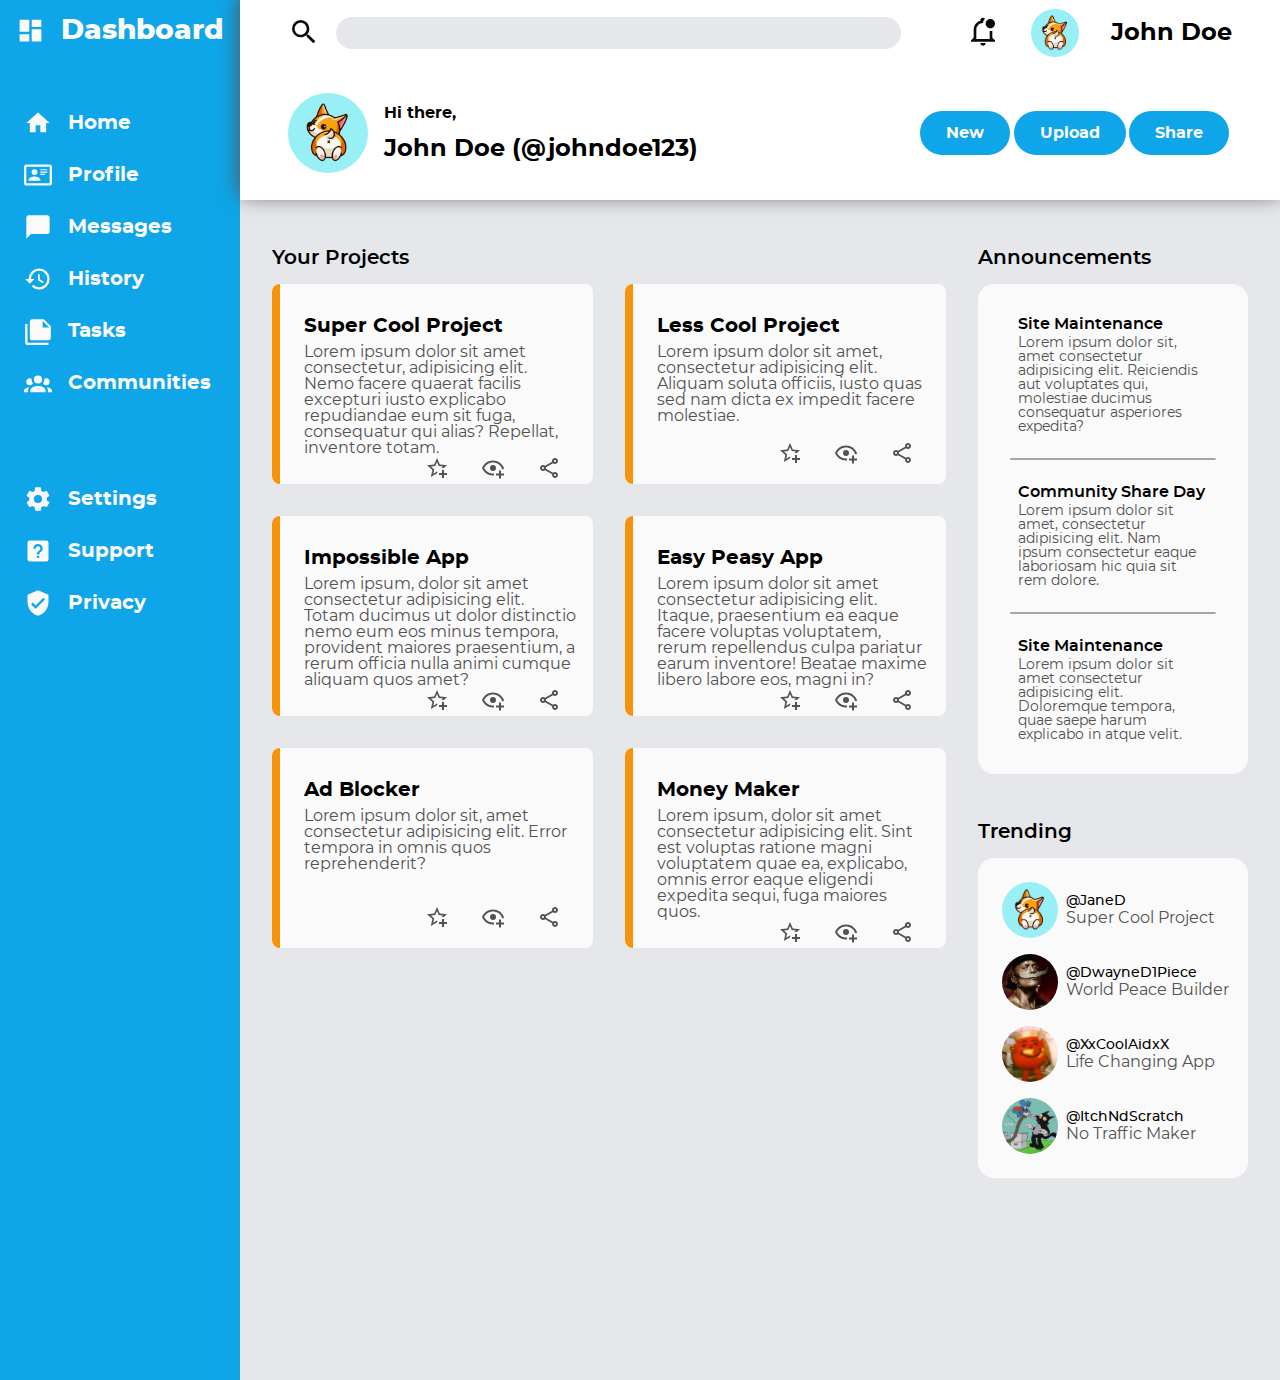
<file: index.html>
<!DOCTYPE html>
<html lang="en">
  <head>
    <meta charset="UTF-8" />
    <meta name="viewport" content="width=device-width, initial-scale=1.0" />
    <link rel="stylesheet" href="style.css" />
    <title>Document</title>
  </head>
  <body>
    <header>
      <div class="search-container">
        <label for="searchbar"
          ><svg xmlns="http://www.w3.org/2000/svg" viewBox="0 0 24 24"><path d="M9.5,3A6.5,6.5 0 0,1 16,9.5C16,11.11 15.41,12.59 14.44,13.73L14.71,14H15.5L20.5,19L19,20.5L14,15.5V14.71L13.73,14.44C12.59,15.41 11.11,16 9.5,16A6.5,6.5 0 0,1 3,9.5A6.5,6.5 0 0,1 9.5,3M9.5,5C7,5 5,7 5,9.5C5,12 7,14 9.5,14C12,14 14,12 14,9.5C14,7 12,5 9.5,5Z" /></svg></label
        ><input type="search" name="searchbar" id="searchbar" />
      </div>
      <div class="account-container">
        <a href=""
          >
          <svg xmlns="http://www.w3.org/2000/svg" viewBox="0 0 24 24"><path d="M19 17V11.8C18.5 11.9 18 12 17.5 12H17V18H7V11C7 8.2 9.2 6 12 6C12.1 4.7 12.7 3.6 13.5 2.7C13.2 2.3 12.6 2 12 2C10.9 2 10 2.9 10 4V4.3C7 5.2 5 7.9 5 11V17L3 19V20H21V19L19 17M10 21C10 22.1 10.9 23 12 23S14 22.1 14 21H10M21 6.5C21 8.4 19.4 10 17.5 10S14 8.4 14 6.5 15.6 3 17.5 3 21 4.6 21 6.5" /></svg>
          </a
        ><img class="pfp-1" src="assets/img/pfp1.png" alt="Profile Picture" />
        <p>John Doe</p>
      </div>
      <div class="welcome-container">
        <img class="pfp-2" src="assets/img/pfp1.png" alt="Profile Picture" />
        <div class="welcome-text">
          <p id="greeting">Hi there,</p>
          <p id="account">John Doe (@johndoe123)</p>
        </div>
      </div>
      <div class="btns-container">
        <button type="button">New</button><button type="button">Upload</button><button type="button">Share</button>
      </div>
    </header>
    <nav class="sidebar">
      <div class="logo">
        <svg xmlns="http://www.w3.org/2000/svg" viewBox="0 0 24 24"><path d="M13,3V9H21V3M13,21H21V11H13M3,21H11V15H3M3,13H11V3H3V13Z" /></svg>
        <h1>Dashboard</h1>
      </div>

      <ul role="list" class="links-section1">
        <li id="sidebar-home">
          <a href="">
            <svg xmlns="http://www.w3.org/2000/svg" viewBox="0 0 24 24"><path d="M10,20V14H14V20H19V12H22L12,3L2,12H5V20H10Z" /></svg>
            <div>Home</div>
          </a>
        </li>
        <li id="sidebar-profile">
          <a href="">
            <svg xmlns="http://www.w3.org/2000/svg" viewBox="0 0 24 24"><path d="M22,3H2C0.91,3.04 0.04,3.91 0,5V19C0.04,20.09 0.91,20.96 2,21H22C23.09,20.96 23.96,20.09 24,19V5C23.96,3.91 23.09,3.04 22,3M22,19H2V5H22V19M14,17V15.75C14,14.09 10.66,13.25 9,13.25C7.34,13.25 4,14.09 4,15.75V17H14M9,7A2.5,2.5 0 0,0 6.5,9.5A2.5,2.5 0 0,0 9,12A2.5,2.5 0 0,0 11.5,9.5A2.5,2.5 0 0,0 9,7M14,7V8H20V7H14M14,9V10H20V9H14M14,11V12H18V11H14" /></svg>
            <div>Profile</div>
          </a>
        </li>
        <li id="sidebar-messages">
          <a href="">
            <svg xmlns="http://www.w3.org/2000/svg" viewBox="0 0 24 24"><path d="M20,2H4A2,2 0 0,0 2,4V22L6,18H20A2,2 0 0,0 22,16V4C22,2.89 21.1,2 20,2Z" /></svg>
            <div>Messages</div>
          </a>
        </li>
        <li id="sidebar-history">
          <a href="">
            <svg xmlns="http://www.w3.org/2000/svg" viewBox="0 0 24 24"><path d="M13.5,8H12V13L16.28,15.54L17,14.33L13.5,12.25V8M13,3A9,9 0 0,0 4,12H1L4.96,16.03L9,12H6A7,7 0 0,1 13,5A7,7 0 0,1 20,12A7,7 0 0,1 13,19C11.07,19 9.32,18.21 8.06,16.94L6.64,18.36C8.27,20 10.5,21 13,21A9,9 0 0,0 22,12A9,9 0 0,0 13,3" /></svg>
            <div>History</div>
          </a>
        </li>
        <li id="sidebar-tasks">
          <a href="">
            <svg xmlns="http://www.w3.org/2000/svg" viewBox="0 0 24 24"><path d="M16,9H21.5L16,3.5V9M7,2H17L23,8V18A2,2 0 0,1 21,20H7C5.89,20 5,19.1 5,18V4A2,2 0 0,1 7,2M3,6V22H21V24H3A2,2 0 0,1 1,22V6H3Z" /></svg>
            <div>Tasks</div>
          </a>
        </li>
        <li id="sidebar-communities">
          <a href="">
            <svg xmlns="http://www.w3.org/2000/svg" viewBox="0 0 24 24"><path d="M12,5.5A3.5,3.5 0 0,1 15.5,9A3.5,3.5 0 0,1 12,12.5A3.5,3.5 0 0,1 8.5,9A3.5,3.5 0 0,1 12,5.5M5,8C5.56,8 6.08,8.15 6.53,8.42C6.38,9.85 6.8,11.27 7.66,12.38C7.16,13.34 6.16,14 5,14A3,3 0 0,1 2,11A3,3 0 0,1 5,8M19,8A3,3 0 0,1 22,11A3,3 0 0,1 19,14C17.84,14 16.84,13.34 16.34,12.38C17.2,11.27 17.62,9.85 17.47,8.42C17.92,8.15 18.44,8 19,8M5.5,18.25C5.5,16.18 8.41,14.5 12,14.5C15.59,14.5 18.5,16.18 18.5,18.25V20H5.5V18.25M0,20V18.5C0,17.11 1.89,15.94 4.45,15.6C3.86,16.28 3.5,17.22 3.5,18.25V20H0M24,20H20.5V18.25C20.5,17.22 20.14,16.28 19.55,15.6C22.11,15.94 24,17.11 24,18.5V20Z" /></svg>
            <div>Communities</div>
          </a>
        </li>
      </ul>

      <ul role="list" class="links-section2">
        <li id="sidebar-settings">
          <a href="|">
            <svg xmlns="http://www.w3.org/2000/svg" viewBox="0 0 24 24"><path d="M12,15.5A3.5,3.5 0 0,1 8.5,12A3.5,3.5 0 0,1 12,8.5A3.5,3.5 0 0,1 15.5,12A3.5,3.5 0 0,1 12,15.5M19.43,12.97C19.47,12.65 19.5,12.33 19.5,12C19.5,11.67 19.47,11.34 19.43,11L21.54,9.37C21.73,9.22 21.78,8.95 21.66,8.73L19.66,5.27C19.54,5.05 19.27,4.96 19.05,5.05L16.56,6.05C16.04,5.66 15.5,5.32 14.87,5.07L14.5,2.42C14.46,2.18 14.25,2 14,2H10C9.75,2 9.54,2.18 9.5,2.42L9.13,5.07C8.5,5.32 7.96,5.66 7.44,6.05L4.95,5.05C4.73,4.96 4.46,5.05 4.34,5.27L2.34,8.73C2.21,8.95 2.27,9.22 2.46,9.37L4.57,11C4.53,11.34 4.5,11.67 4.5,12C4.5,12.33 4.53,12.65 4.57,12.97L2.46,14.63C2.27,14.78 2.21,15.05 2.34,15.27L4.34,18.73C4.46,18.95 4.73,19.03 4.95,18.95L7.44,17.94C7.96,18.34 8.5,18.68 9.13,18.93L9.5,21.58C9.54,21.82 9.75,22 10,22H14C14.25,22 14.46,21.82 14.5,21.58L14.87,18.93C15.5,18.67 16.04,18.34 16.56,17.94L19.05,18.95C19.27,19.03 19.54,18.95 19.66,18.73L21.66,15.27C21.78,15.05 21.73,14.78 21.54,14.63L19.43,12.97Z" /></svg>
            <div>Settings</div>
          </a>
        </li>
        <li id="sidebar-support">
          <a href="|">
            <svg xmlns="http://www.w3.org/2000/svg" viewBox="0 0 24 24"><path d="M11,18H13V16H11V18M12,6A4,4 0 0,0 8,10H10A2,2 0 0,1 12,8A2,2 0 0,1 14,10C14,12 11,11.75 11,15H13C13,12.75 16,12.5 16,10A4,4 0 0,0 12,6M5,3H19A2,2 0 0,1 21,5V19A2,2 0 0,1 19,21H5A2,2 0 0,1 3,19V5A2,2 0 0,1 5,3Z" /></svg>
            <div>Support</div>
          </a>
        </li>
        <li id="sidebar-privacy">
          <a href="|">
            <svg xmlns="http://www.w3.org/2000/svg" viewBox="0 0 24 24"><path d="M10,17L6,13L7.41,11.59L10,14.17L16.59,7.58L18,9M12,1L3,5V11C3,16.55 6.84,21.74 12,23C17.16,21.74 21,16.55 21,11V5L12,1Z" /></svg>
            <div>Privacy</div>
          </a>
        </li>
      </ul>
    </nav>

    <main>
      <div class="projects">
        <p class="title">Your Projects</p>
        <div class="cards">
            <div class="card">
              <a href="">
                <div class="heading-project">Super Cool Project</div>
                <div class="text-project">Lorem ipsum dolor sit amet consectetur, adipisicing elit. Nemo facere quaerat facilis excepturi iusto explicabo repudiandae eum sit fuga, consequatur qui alias? Repellat, inventore totam.</div>
              </a>
              <div class="btn-container-project">
                <button name="favourite"
                  ><svg xmlns="http://www.w3.org/2000/svg" viewBox="0 0 24 24"><path d="M5.8 21L7.4 14L2 9.2L9.2 8.6L12 2L14.8 8.6L22 9.2L18.8 12H18C17.3 12 16.6 12.1 15.9 12.4L18.1 10.5L13.7 10.1L12 6.1L10.3 10.1L5.9 10.5L9.2 13.4L8.2 17.7L12 15.4L12.5 15.7C12.3 16.2 12.1 16.8 12.1 17.3L5.8 21M17 14V17H14V19H17V22H19V19H22V17H19V14H17Z" /></svg></button><button name="track"
                  ><svg xmlns="http://www.w3.org/2000/svg" viewBox="0 0 24 24"><path d="M12,4.5C7,4.5 2.73,7.61 1,12C2.73,16.39 7,19.5 12,19.5C12.36,19.5 12.72,19.5 13.08,19.45C13.03,19.13 13,18.82 13,18.5C13,18.14 13.04,17.78 13.1,17.42C12.74,17.46 12.37,17.5 12,17.5C8.24,17.5 4.83,15.36 3.18,12C4.83,8.64 8.24,6.5 12,6.5C15.76,6.5 19.17,8.64 20.82,12C20.7,12.24 20.56,12.45 20.43,12.68C21.09,12.84 21.72,13.11 22.29,13.5C22.56,13 22.8,12.5 23,12C21.27,7.61 17,4.5 12,4.5M12,9A3,3 0 0,0 9,12A3,3 0 0,0 12,15A3,3 0 0,0 15,12A3,3 0 0,0 12,9M18,14.5V17.5H15V19.5H18V22.5H20V19.5H23V17.5H20V14.5H18Z" /></svg></button
                ><button name="share"
                  ><svg xmlns="http://www.w3.org/2000/svg" viewBox="0 0 24 24"><path d="M18 16.08C17.24 16.08 16.56 16.38 16.04 16.85L8.91 12.7C8.96 12.47 9 12.24 9 12S8.96 11.53 8.91 11.3L15.96 7.19C16.5 7.69 17.21 8 18 8C19.66 8 21 6.66 21 5S19.66 2 18 2 15 3.34 15 5C15 5.24 15.04 5.47 15.09 5.7L8.04 9.81C7.5 9.31 6.79 9 6 9C4.34 9 3 10.34 3 12S4.34 15 6 15C6.79 15 7.5 14.69 8.04 14.19L15.16 18.34C15.11 18.55 15.08 18.77 15.08 19C15.08 20.61 16.39 21.91 18 21.91S20.92 20.61 20.92 19C20.92 17.39 19.61 16.08 18 16.08M18 4C18.55 4 19 4.45 19 5S18.55 6 18 6 17 5.55 17 5 17.45 4 18 4M6 13C5.45 13 5 12.55 5 12S5.45 11 6 11 7 11.45 7 12 6.55 13 6 13M18 20C17.45 20 17 19.55 17 19S17.45 18 18 18 19 18.45 19 19 18.55 20 18 20Z" /></svg></button>
              </div>
            </div>
            <div class="card">
              <a href="">
                <div class="heading-project">Less Cool Project</div>
                <div class="text-project">Lorem ipsum dolor sit amet, consectetur adipisicing elit. Aliquam soluta officiis, iusto quas sed nam dicta ex impedit facere molestiae.</div>
              </a>
              <div class="btn-container-project">
                <button name="favourite"
                  ><svg xmlns="http://www.w3.org/2000/svg" viewBox="0 0 24 24"><path d="M5.8 21L7.4 14L2 9.2L9.2 8.6L12 2L14.8 8.6L22 9.2L18.8 12H18C17.3 12 16.6 12.1 15.9 12.4L18.1 10.5L13.7 10.1L12 6.1L10.3 10.1L5.9 10.5L9.2 13.4L8.2 17.7L12 15.4L12.5 15.7C12.3 16.2 12.1 16.8 12.1 17.3L5.8 21M17 14V17H14V19H17V22H19V19H22V17H19V14H17Z" /></svg></button><button name="track"
                  ><svg xmlns="http://www.w3.org/2000/svg" viewBox="0 0 24 24"><path d="M12,4.5C7,4.5 2.73,7.61 1,12C2.73,16.39 7,19.5 12,19.5C12.36,19.5 12.72,19.5 13.08,19.45C13.03,19.13 13,18.82 13,18.5C13,18.14 13.04,17.78 13.1,17.42C12.74,17.46 12.37,17.5 12,17.5C8.24,17.5 4.83,15.36 3.18,12C4.83,8.64 8.24,6.5 12,6.5C15.76,6.5 19.17,8.64 20.82,12C20.7,12.24 20.56,12.45 20.43,12.68C21.09,12.84 21.72,13.11 22.29,13.5C22.56,13 22.8,12.5 23,12C21.27,7.61 17,4.5 12,4.5M12,9A3,3 0 0,0 9,12A3,3 0 0,0 12,15A3,3 0 0,0 15,12A3,3 0 0,0 12,9M18,14.5V17.5H15V19.5H18V22.5H20V19.5H23V17.5H20V14.5H18Z" /></svg></button
                ><button name="share"
                  ><svg xmlns="http://www.w3.org/2000/svg" viewBox="0 0 24 24"><path d="M18 16.08C17.24 16.08 16.56 16.38 16.04 16.85L8.91 12.7C8.96 12.47 9 12.24 9 12S8.96 11.53 8.91 11.3L15.96 7.19C16.5 7.69 17.21 8 18 8C19.66 8 21 6.66 21 5S19.66 2 18 2 15 3.34 15 5C15 5.24 15.04 5.47 15.09 5.7L8.04 9.81C7.5 9.31 6.79 9 6 9C4.34 9 3 10.34 3 12S4.34 15 6 15C6.79 15 7.5 14.69 8.04 14.19L15.16 18.34C15.11 18.55 15.08 18.77 15.08 19C15.08 20.61 16.39 21.91 18 21.91S20.92 20.61 20.92 19C20.92 17.39 19.61 16.08 18 16.08M18 4C18.55 4 19 4.45 19 5S18.55 6 18 6 17 5.55 17 5 17.45 4 18 4M6 13C5.45 13 5 12.55 5 12S5.45 11 6 11 7 11.45 7 12 6.55 13 6 13M18 20C17.45 20 17 19.55 17 19S17.45 18 18 18 19 18.45 19 19 18.55 20 18 20Z" /></svg></button>
              </div>
            </div>
            <div class="card">
              <a href="">
                <div class="heading-project">Impossible App</div>
                <div class="text-project">Lorem ipsum, dolor sit amet consectetur adipisicing elit. Totam ducimus ut dolor distinctio nemo eum eos minus tempora, provident maiores praesentium, a rerum officia nulla animi cumque aliquam quos amet?</div>
              </a>
              <div class="btn-container-project">
                <button name="favourite"
                  ><svg xmlns="http://www.w3.org/2000/svg" viewBox="0 0 24 24"><path d="M5.8 21L7.4 14L2 9.2L9.2 8.6L12 2L14.8 8.6L22 9.2L18.8 12H18C17.3 12 16.6 12.1 15.9 12.4L18.1 10.5L13.7 10.1L12 6.1L10.3 10.1L5.9 10.5L9.2 13.4L8.2 17.7L12 15.4L12.5 15.7C12.3 16.2 12.1 16.8 12.1 17.3L5.8 21M17 14V17H14V19H17V22H19V19H22V17H19V14H17Z" /></svg></button><button name="track"
                  ><svg xmlns="http://www.w3.org/2000/svg" viewBox="0 0 24 24"><path d="M12,4.5C7,4.5 2.73,7.61 1,12C2.73,16.39 7,19.5 12,19.5C12.36,19.5 12.72,19.5 13.08,19.45C13.03,19.13 13,18.82 13,18.5C13,18.14 13.04,17.78 13.1,17.42C12.74,17.46 12.37,17.5 12,17.5C8.24,17.5 4.83,15.36 3.18,12C4.83,8.64 8.24,6.5 12,6.5C15.76,6.5 19.17,8.64 20.82,12C20.7,12.24 20.56,12.45 20.43,12.68C21.09,12.84 21.72,13.11 22.29,13.5C22.56,13 22.8,12.5 23,12C21.27,7.61 17,4.5 12,4.5M12,9A3,3 0 0,0 9,12A3,3 0 0,0 12,15A3,3 0 0,0 15,12A3,3 0 0,0 12,9M18,14.5V17.5H15V19.5H18V22.5H20V19.5H23V17.5H20V14.5H18Z" /></svg></button
                ><button name="share"
                  ><svg xmlns="http://www.w3.org/2000/svg" viewBox="0 0 24 24"><path d="M18 16.08C17.24 16.08 16.56 16.38 16.04 16.85L8.91 12.7C8.96 12.47 9 12.24 9 12S8.96 11.53 8.91 11.3L15.96 7.19C16.5 7.69 17.21 8 18 8C19.66 8 21 6.66 21 5S19.66 2 18 2 15 3.34 15 5C15 5.24 15.04 5.47 15.09 5.7L8.04 9.81C7.5 9.31 6.79 9 6 9C4.34 9 3 10.34 3 12S4.34 15 6 15C6.79 15 7.5 14.69 8.04 14.19L15.16 18.34C15.11 18.55 15.08 18.77 15.08 19C15.08 20.61 16.39 21.91 18 21.91S20.92 20.61 20.92 19C20.92 17.39 19.61 16.08 18 16.08M18 4C18.55 4 19 4.45 19 5S18.55 6 18 6 17 5.55 17 5 17.45 4 18 4M6 13C5.45 13 5 12.55 5 12S5.45 11 6 11 7 11.45 7 12 6.55 13 6 13M18 20C17.45 20 17 19.55 17 19S17.45 18 18 18 19 18.45 19 19 18.55 20 18 20Z" /></svg></button>
              </div>
            </div>
            <div class="card">
              <a href="">
                <div class="heading-project">Easy Peasy App</div>
                <div class="text-project">Lorem ipsum dolor sit amet consectetur adipisicing elit. Itaque, praesentium ea eaque facere voluptas voluptatem, rerum repellendus culpa pariatur earum inventore! Beatae maxime libero labore eos, magni in?</div>
              </a>
              <div class="btn-container-project">
                <button name="favourite"
                  ><svg xmlns="http://www.w3.org/2000/svg" viewBox="0 0 24 24"><path d="M5.8 21L7.4 14L2 9.2L9.2 8.6L12 2L14.8 8.6L22 9.2L18.8 12H18C17.3 12 16.6 12.1 15.9 12.4L18.1 10.5L13.7 10.1L12 6.1L10.3 10.1L5.9 10.5L9.2 13.4L8.2 17.7L12 15.4L12.5 15.7C12.3 16.2 12.1 16.8 12.1 17.3L5.8 21M17 14V17H14V19H17V22H19V19H22V17H19V14H17Z" /></svg></button><button name="track"
                  ><svg xmlns="http://www.w3.org/2000/svg" viewBox="0 0 24 24"><path d="M12,4.5C7,4.5 2.73,7.61 1,12C2.73,16.39 7,19.5 12,19.5C12.36,19.5 12.72,19.5 13.08,19.45C13.03,19.13 13,18.82 13,18.5C13,18.14 13.04,17.78 13.1,17.42C12.74,17.46 12.37,17.5 12,17.5C8.24,17.5 4.83,15.36 3.18,12C4.83,8.64 8.24,6.5 12,6.5C15.76,6.5 19.17,8.64 20.82,12C20.7,12.24 20.56,12.45 20.43,12.68C21.09,12.84 21.72,13.11 22.29,13.5C22.56,13 22.8,12.5 23,12C21.27,7.61 17,4.5 12,4.5M12,9A3,3 0 0,0 9,12A3,3 0 0,0 12,15A3,3 0 0,0 15,12A3,3 0 0,0 12,9M18,14.5V17.5H15V19.5H18V22.5H20V19.5H23V17.5H20V14.5H18Z" /></svg></button
                ><button name="share"
                  ><svg xmlns="http://www.w3.org/2000/svg" viewBox="0 0 24 24"><path d="M18 16.08C17.24 16.08 16.56 16.38 16.04 16.85L8.91 12.7C8.96 12.47 9 12.24 9 12S8.96 11.53 8.91 11.3L15.96 7.19C16.5 7.69 17.21 8 18 8C19.66 8 21 6.66 21 5S19.66 2 18 2 15 3.34 15 5C15 5.24 15.04 5.47 15.09 5.7L8.04 9.81C7.5 9.31 6.79 9 6 9C4.34 9 3 10.34 3 12S4.34 15 6 15C6.79 15 7.5 14.69 8.04 14.19L15.16 18.34C15.11 18.55 15.08 18.77 15.08 19C15.08 20.61 16.39 21.91 18 21.91S20.92 20.61 20.92 19C20.92 17.39 19.61 16.08 18 16.08M18 4C18.55 4 19 4.45 19 5S18.55 6 18 6 17 5.55 17 5 17.45 4 18 4M6 13C5.45 13 5 12.55 5 12S5.45 11 6 11 7 11.45 7 12 6.55 13 6 13M18 20C17.45 20 17 19.55 17 19S17.45 18 18 18 19 18.45 19 19 18.55 20 18 20Z" /></svg></button>
              </div>
            </div>
            <div class="card">
              <a href="">
                <div class="heading-project">Ad Blocker</div>
                <div class="text-project">Lorem ipsum dolor sit, amet consectetur adipisicing elit. Error tempora in omnis quos reprehenderit?</div>
              </a>
              <div class="btn-container-project">
                <button name="favourite"
                  ><svg xmlns="http://www.w3.org/2000/svg" viewBox="0 0 24 24"><path d="M5.8 21L7.4 14L2 9.2L9.2 8.6L12 2L14.8 8.6L22 9.2L18.8 12H18C17.3 12 16.6 12.1 15.9 12.4L18.1 10.5L13.7 10.1L12 6.1L10.3 10.1L5.9 10.5L9.2 13.4L8.2 17.7L12 15.4L12.5 15.7C12.3 16.2 12.1 16.8 12.1 17.3L5.8 21M17 14V17H14V19H17V22H19V19H22V17H19V14H17Z" /></svg></button><button name="track"
                  ><svg xmlns="http://www.w3.org/2000/svg" viewBox="0 0 24 24"><path d="M12,4.5C7,4.5 2.73,7.61 1,12C2.73,16.39 7,19.5 12,19.5C12.36,19.5 12.72,19.5 13.08,19.45C13.03,19.13 13,18.82 13,18.5C13,18.14 13.04,17.78 13.1,17.42C12.74,17.46 12.37,17.5 12,17.5C8.24,17.5 4.83,15.36 3.18,12C4.83,8.64 8.24,6.5 12,6.5C15.76,6.5 19.17,8.64 20.82,12C20.7,12.24 20.56,12.45 20.43,12.68C21.09,12.84 21.72,13.11 22.29,13.5C22.56,13 22.8,12.5 23,12C21.27,7.61 17,4.5 12,4.5M12,9A3,3 0 0,0 9,12A3,3 0 0,0 12,15A3,3 0 0,0 15,12A3,3 0 0,0 12,9M18,14.5V17.5H15V19.5H18V22.5H20V19.5H23V17.5H20V14.5H18Z" /></svg></button
                ><button name="share"
                  ><svg xmlns="http://www.w3.org/2000/svg" viewBox="0 0 24 24"><path d="M18 16.08C17.24 16.08 16.56 16.38 16.04 16.85L8.91 12.7C8.96 12.47 9 12.24 9 12S8.96 11.53 8.91 11.3L15.96 7.19C16.5 7.69 17.21 8 18 8C19.66 8 21 6.66 21 5S19.66 2 18 2 15 3.34 15 5C15 5.24 15.04 5.47 15.09 5.7L8.04 9.81C7.5 9.31 6.79 9 6 9C4.34 9 3 10.34 3 12S4.34 15 6 15C6.79 15 7.5 14.69 8.04 14.19L15.16 18.34C15.11 18.55 15.08 18.77 15.08 19C15.08 20.61 16.39 21.91 18 21.91S20.92 20.61 20.92 19C20.92 17.39 19.61 16.08 18 16.08M18 4C18.55 4 19 4.45 19 5S18.55 6 18 6 17 5.55 17 5 17.45 4 18 4M6 13C5.45 13 5 12.55 5 12S5.45 11 6 11 7 11.45 7 12 6.55 13 6 13M18 20C17.45 20 17 19.55 17 19S17.45 18 18 18 19 18.45 19 19 18.55 20 18 20Z" /></svg></button>
              </div>
            </div>
            <div class="card">
              <a href="">
                <div class="heading-project">Money Maker</div>
                <div class="text-project">Lorem ipsum, dolor sit amet consectetur adipisicing elit. Sint est voluptas ratione magni voluptatem quae ea, explicabo, omnis error eaque eligendi expedita sequi, fuga maiores quos.</div>
              </a>
              <div class="btn-container-project">
                <button name="favourite"
                  ><svg xmlns="http://www.w3.org/2000/svg" viewBox="0 0 24 24"><path d="M5.8 21L7.4 14L2 9.2L9.2 8.6L12 2L14.8 8.6L22 9.2L18.8 12H18C17.3 12 16.6 12.1 15.9 12.4L18.1 10.5L13.7 10.1L12 6.1L10.3 10.1L5.9 10.5L9.2 13.4L8.2 17.7L12 15.4L12.5 15.7C12.3 16.2 12.1 16.8 12.1 17.3L5.8 21M17 14V17H14V19H17V22H19V19H22V17H19V14H17Z" /></svg></button><button name="track"
                  ><svg xmlns="http://www.w3.org/2000/svg" viewBox="0 0 24 24"><path d="M12,4.5C7,4.5 2.73,7.61 1,12C2.73,16.39 7,19.5 12,19.5C12.36,19.5 12.72,19.5 13.08,19.45C13.03,19.13 13,18.82 13,18.5C13,18.14 13.04,17.78 13.1,17.42C12.74,17.46 12.37,17.5 12,17.5C8.24,17.5 4.83,15.36 3.18,12C4.83,8.64 8.24,6.5 12,6.5C15.76,6.5 19.17,8.64 20.82,12C20.7,12.24 20.56,12.45 20.43,12.68C21.09,12.84 21.72,13.11 22.29,13.5C22.56,13 22.8,12.5 23,12C21.27,7.61 17,4.5 12,4.5M12,9A3,3 0 0,0 9,12A3,3 0 0,0 12,15A3,3 0 0,0 15,12A3,3 0 0,0 12,9M18,14.5V17.5H15V19.5H18V22.5H20V19.5H23V17.5H20V14.5H18Z" /></svg></button
                ><button name="share"
                  ><svg xmlns="http://www.w3.org/2000/svg" viewBox="0 0 24 24"><path d="M18 16.08C17.24 16.08 16.56 16.38 16.04 16.85L8.91 12.7C8.96 12.47 9 12.24 9 12S8.96 11.53 8.91 11.3L15.96 7.19C16.5 7.69 17.21 8 18 8C19.66 8 21 6.66 21 5S19.66 2 18 2 15 3.34 15 5C15 5.24 15.04 5.47 15.09 5.7L8.04 9.81C7.5 9.31 6.79 9 6 9C4.34 9 3 10.34 3 12S4.34 15 6 15C6.79 15 7.5 14.69 8.04 14.19L15.16 18.34C15.11 18.55 15.08 18.77 15.08 19C15.08 20.61 16.39 21.91 18 21.91S20.92 20.61 20.92 19C20.92 17.39 19.61 16.08 18 16.08M18 4C18.55 4 19 4.45 19 5S18.55 6 18 6 17 5.55 17 5 17.45 4 18 4M6 13C5.45 13 5 12.55 5 12S5.45 11 6 11 7 11.45 7 12 6.55 13 6 13M18 20C17.45 20 17 19.55 17 19S17.45 18 18 18 19 18.45 19 19 18.55 20 18 20Z" /></svg></button>
              </div>
            </div>
        </div>
      </div>
      <div class="announcements">
        <p class="title">Announcements</p>
        <div class="cards-announce">
          <div class="announcement">
            <p class="heading-announcement">Site Maintenance</p>
            <p class="text-announcement">
              Lorem ipsum dolor sit, amet consectetur adipisicing elit. Reiciendis aut voluptates qui, molestiae ducimus consequatur asperiores expedita?
            </p>
          </div>
          <svg class="break"><rect width="100%" height="100%"></svg>
          <div class="announcement">
            <p class="heading-announcement">Community Share Day</p>
            <p class="text-announcement">
              Lorem ipsum dolor sit amet, consectetur adipisicing elit. Nam ipsum consectetur eaque laboriosam hic quia sit rem dolore.
            </p>
          </div>
          <svg class="break"><rect width="100%" height="100%"></svg>
          <div class="announcement">
            <p class="heading-announcement">Site Maintenance</p>
            <p class="text-announcement">
              Lorem ipsum dolor sit amet consectetur adipisicing elit. Doloremque tempora, quae saepe harum explicabo in atque velit.
            </p>
          </div>
        </div>
      </div>
      <div class="trending">
        <p class="title">Trending</p>
        <div class="trend-cards">
          <div class="trend">
            <img class="pfp-3" src="assets/img/pfp1.png" alt="Profile Picture" />
            <p class="trend-tag">@JaneD</p>
            <p class="trend-project">Super Cool Project</p>
          </div>
          <div class="trend">
            <img class="pfp-3" src="assets/img/pfp2.png" alt="Profile Picture" />
            <p class="trend-tag">@DwayneD1Piece</p>
            <p class="trend-project">World Peace Builder</p>
          </div>
          <div class="trend">
            <img class="pfp-3" src="assets/img/pfp3.png" alt="Profile Picture" />
            <p class="trend-tag">@XxCoolAidxX</p>
            <p class="trend-project">Life Changing App</p>
          </div>
          <div class="trend">
            <img class="pfp-3" src="assets/img/pfp4.png" alt="Profile Picture" />
            <p class="trend-tag">@ItchNdScratch</p>
            <p class="trend-project">No Traffic Maker</p>
          </div>
        </div>
      </div>
    </main>
  </body>
</html>
</file>
<file: style.css>
/*! RESET !*/

/* Box sizing rules */
*,
*::before,
*::after {
  box-sizing: border-box;
}

/* Remove default margin */
* {
  margin: 0;
  padding: 0;
  font: inherit;
}

/* Remove list styles on ul, ol elements with a list role, which suggests default styling will be removed */
ul[role="list"],
ol[role="list"] {
  list-style: none;
}

/* Set core root defaults */
html:focus-within {
  scroll-behavior: smooth;
}

/* Set core body defaults */
html,
body {
  height: 100%;
}

/* A elements that don't have a class get default styles */
a:not([class]) {
  text-decoration-skip-ink: auto;
}

/* Make images easier to work with */
img,
picture {
  max-width: 100%;
  display: block;
}

/* Inherit fonts for inputs and buttons */
input,
button,
textarea,
select {
  font: inherit;
}

/* Remove all animations, transitions and smooth scroll for people that prefer not to see them */
@media (prefers-reduced-motion: reduce) {
  html:focus-within {
    scroll-behavior: auto;
  }

  *,
  *::before,
  *::after {
    animation-duration: 0.01ms !important;
    animation-iteration-count: 1 !important;
    transition-duration: 0.01ms !important;
    scroll-behavior: auto !important;
  }
}

/*! FONTS !*/

/* Generated by Font Squirrel (https://www.fontsquirrel.com) on September 18, 2023 */

@font-face {
  font-family: "Monterrat";
  src: url("./assets/fonts/Monterrat-Webkit/montserrat-black-webfont.woff2")
      format("woff2"),
    url("./assets/fonts/Monterrat-Webkit/montserrat-black-webfont.woff")
      format("woff");
  font-weight: 900;
  font-style: normal;
}

@font-face {
  font-family: "Monterrat";
  src: url("./assets/fonts/Monterrat-Webkit/montserrat-blackitalic-webfont.woff2")
      format("woff2"),
    url("./assets/fonts/Monterrat-Webkit/montserrat-blackitalic-webfont.woff")
      format("woff");
  font-weight: 900;
  font-style: italic;
}

@font-face {
  font-family: "Monterrat";
  src: url("./assets/fonts/Monterrat-Webkit/montserrat-extrabold-webfont.woff2")
      format("woff2"),
    url("./assets/fonts/Monterrat-Webkit/montserrat-extrabold-webfont.woff")
      format("woff");
  font-weight: 800;
  font-style: normal;
}

@font-face {
  font-family: "Monterrat";
  src: url("./assets/fonts/Monterrat-Webkit/montserrat-extrabolditalic-webfont.woff2")
      format("woff2"),
    url("./assets/fonts/Monterrat-Webkit/montserrat-extrabolditalic-webfont.woff")
      format("woff");
  font-weight: 800;
  font-style: italic;
}

@font-face {
  font-family: "Monterrat";
  src: url("./assets/fonts/Monterrat-Webkit/montserrat-bold-webfont.woff2")
      format("woff2"),
    url("./assets/fonts/Monterrat-Webkit/montserrat-bold-webfont.woff")
      format("woff");
  font-weight: 700;
  font-style: normal;
}

@font-face {
  font-family: "Monterrat";
  src: url("./assets/fonts/Monterrat-Webkit/montserrat-bolditalic-webfont.woff2")
      format("woff2"),
    url("./assets/fonts/Monterrat-Webkit/montserrat-bolditalic-webfont.woff")
      format("woff");
  font-weight: 700;
  font-style: italic;
}

@font-face {
  font-family: "Monterrat";
  src: url("./assets/fonts/Monterrat-Webkit/montserrat-semibold-webfont.woff2")
      format("woff2"),
    url("./assets/fonts/Monterrat-Webkit/montserrat-semibold-webfont.woff")
      format("woff");
  font-weight: 600;
  font-style: normal;
}

@font-face {
  font-family: "Monterrat";
  src: url("./assets/fonts/Monterrat-Webkit/montserrat-semibolditalic-webfont.woff2")
      format("woff2"),
    url("./assets/fonts/Monterrat-Webkit/montserrat-semibolditalic-webfont.woff")
      format("woff");
  font-weight: 600;
  font-style: italic;
}

@font-face {
  font-family: "Monterrat";
  src: url("./assets/fonts/Monterrat-Webkit/montserrat-medium-webfont.woff2")
      format("woff2"),
    url("./assets/fonts/Monterrat-Webkit/montserrat-medium-webfont.woff")
      format("woff");
  font-weight: 500;
  font-style: normal;
}

@font-face {
  font-family: "Monterrat";
  src: url("./assets/fonts/Monterrat-Webkit/montserrat-mediumitalic-webfont.woff2")
      format("woff2"),
    url("./assets/fonts/Monterrat-Webkit/montserrat-mediumitalic-webfont.woff")
      format("woff");
  font-weight: 500;
  font-style: italic;
}

@font-face {
  font-family: "Monterrat";
  src: url("./assets/fonts/Monterrat-Webkit/montserrat-regular-webfont.woff2")
      format("woff2"),
    url("./assets/fonts/Monterrat-Webkit/montserrat-regular-webfont.woff")
      format("woff");
  font-weight: 400;
  font-style: normal;
}

@font-face {
  font-family: "Monterrat";
  src: url("./assets/fonts/Monterrat-Webkit/montserrat-italic-webfont.woff2")
      format("woff2"),
    url("./assets/fonts/Monterrat-Webkit/montserrat-italic-webfont.woff")
      format("woff");
  font-weight: 400;
  font-style: italic;
}

@font-face {
  font-family: "Monterrat";
  src: url("./assets/fonts/Monterrat-Webkit/montserrat-light-webfont.woff2")
      format("woff2"),
    url("./assets/fonts/Monterrat-Webkit/montserrat-light-webfont.woff")
      format("woff");
  font-weight: 300;
  font-style: normal;
}

@font-face {
  font-family: "Monterrat";
  src: url("./assets/fonts/Monterrat-Webkit/montserrat-lightitalic-webfont.woff2")
      format("woff2"),
    url("./assets/fonts/Monterrat-Webkit/montserrat-lightitalic-webfont.woff")
      format("woff");
  font-weight: 300;
  font-style: italic;
}

@font-face {
  font-family: "Monterrat";
  src: url("./assets/fonts/Monterrat-Webkit/montserrat-extralight-webfont.woff2")
      format("woff2"),
    url("./assets/fonts/Monterrat-Webkit/montserrat-extralight-webfont.woff")
      format("woff");
  font-weight: 200;
  font-style: normal;
}

@font-face {
  font-family: "Monterrat";
  src: url("./assets/fonts/Monterrat-Webkit/montserrat-extralightitalic-webfont.woff2")
      format("woff2"),
    url("./assets/fonts/Monterrat-Webkit/montserrat-extralightitalic-webfont.woff")
      format("woff");
  font-weight: 200;
  font-style: italic;
}

@font-face {
  font-family: "Monterrat";
  src: url("./assets/fonts/Monterrat-Webkit/montserrat-thin-webfont.woff2")
      format("woff2"),
    url("./assets/fonts/Monterrat-Webkit/montserrat-thin-webfont.woff")
      format("woff");
  font-weight: 100;
  font-style: normal;
}

@font-face {
  font-family: "Monterrat";
  src: url("./assets/fonts/Monterrat-Webkit/montserrat-thinitalic-webfont.woff2")
      format("woff2"),
    url("./assets/fonts/Monterrat-Webkit/montserrat-thinitalic-webfont.woff")
      format("woff");
  font-weight: 100;
  font-style: italic;
}

/*! MAIN !*/
h1:hover,
h2:hover,
h3:hover,
p:hover {
  cursor: default;
}

:root {
  --clr-primary-500: #0ea5e9;
  --clr-accent-500: #f5930b;

  --clr-neutral-50: #fafafa;
  --clr-neutral-200: #e5e7eb;
  --clr-neutral-600: #525252;
  --clr-neutral-900: #0a0a0a;

  --fs-logo: 1.75rem;
  --fs-sidebar: 1.25rem;
  --fs-header-greeting: 1rem;
  --fs-header-account: 1.5rem;
  --fs-main-titles: 1.25rem;
  --fs-cards-heading: 1.25em;
  --fs-cards-content: 1rem;
  --fs-announcement-heading: 1rem;
  --fs-announcement-text: 0.875rem;

  --ff: "Monterrat";
}

body {
  display: grid;
  grid-template: 200px 1fr / max(15rem, 16vw) 1fr;

  font-family: var(--ff);
}

/* Utility */

.pfp-1 {
  border-radius: 50%;
  width: 3rem;
}

.pfp-2 {
  border-radius: 50%;
  width: 5rem;
}

.pfp-3 {
  border-radius: 50%;
  width: 3.5rem;
}


/* Header */
header {
  grid-row: 1/2;
  grid-column: 2/3;

  display: grid;
  grid-template: 1fr 2fr / 2fr 1fr;

  padding-inline: 3rem;

  box-shadow: 0px -5px 20px  var(--clr-neutral-600);
  position: relative;
  z-index: 1;

  & svg {
    width: 2rem;
    fill: var(--clr-neutral-900);

  }
}

.search-container {
  grid-row: 1/2;
  grid-column: 1/2;

  display: flex;
  align-items: center;
  gap: 1rem;

  & input {
    flex-grow: 1;

    background-color: var(--clr-neutral-200);
    border-radius: 1.5rem;
    border: none;

    padding-inline: 1rem;
    margin-right: 1rem;
    height: 2rem;
  }
}

.account-container {
  grid-row: 1/2;
  grid-column: 2/3;

  display: flex;
  justify-content: flex-end;
  align-items: center;
  gap: 2rem;

  font-size: var(--fs-header-account);
  font-weight: 700;
}

.welcome-container {
  display: flex;
  align-items: center;
  gap: 1rem;  

  font-weight: 700;

  & #greeting {
    font-size: var(--fs-header-greeting);
  }

  & #account {
    font-size: var(--fs-header-account);
    margin-top: 1rem;
  }
}

.btns-container {
  display: flex;
  justify-content: space-evenly;
  align-items: center;
}

button {
  background-color: var(--clr-primary-500);
  color: var(--clr-neutral-50);
  font-weight: 700;

  border-radius: 2rem;
  border: none;

  padding: 0.875em 1.625rem;

  &:focus,
  &:hover {
    scale: 1.05;
    cursor: pointer;
  }
}

/* Sidebar */
nav {
  grid-row: 1/3;
  grid-column: 1/2;

  display: flex;
  flex-direction: column;
  gap: 4rem;

  background-color: var(--clr-primary-500);
  padding: 1rem;
}

nav .logo {
  display: flex;
  align-items: center;
  gap: 1rem;

  font-size: var(--fs-logo);
  font-weight: 800;

  color: var(--clr-neutral-50);

  & svg {
    width: 3rem;
    fill: var(--clr-neutral-50);
  }
}

nav a {
  text-decoration: none;
  color: var(--clr-neutral-50);
  font-size: var(--fs-sidebar);
  font-weight: 700;

  display: flex;
  justify-content: flex-start;
  align-items: center;
  gap: 1rem;

  & svg {
    width: 1.75rem;
    fill: var(--clr-neutral-50);
  }
}

nav a:focus,
nav a:hover {
  scale: 1.05;
}

nav li {
  margin-bottom: 1.5rem;
  margin-left: 0.5rem;
}

/* Main Content */
main {
  grid-row: 2/3;
  grid-column: 2/3;

  display: grid;
  grid-template-columns: 5fr 2fr;
  grid-template-rows: repeat(2, 1fr);
  gap: 2rem;

  background-color: var(--clr-neutral-200);

  padding: 2rem;

  & svg {
    width: 1.5rem;
    fill: var(--clr-neutral-600);
  }
}

.projects {
  grid-row: 1/3;
  grid-column: 1/2;
}

.cards {
  display: grid;
  grid-template-columns: repeat(2, 1fr);
  gap: 2rem;
}

.card {
  background-color: var(--clr-neutral-50);

  border-radius: 0.5rem;
  padding: 2rem 0 1rem 2rem;

  display: grid;
  grid-template-rows: auto 1fr;

  height: 200px;

  box-shadow: 3.5rem 0px 0px -3rem var(--clr-accent-500) inset;
}

.card a {
  all: unset;

  &:hover,
  &:focus {
    cursor: pointer;
  }
}

.card button {
  all: unset;
  
  &:hover,
  &:focus{
    scale: 1.1;
    cursor: pointer;
  }
}

.heading-project {
  font-size: var(--fs-cards-heading);
  font-weight: 700;

  align-self: start;
  margin-bottom: 0.5rem;
}

.text-project {
  font-size: var(--fs-cards-content);
  font-weight: normal;

  color: var(--clr-neutral-600);

  align-self: start;
  margin-right: 1rem;
}

.btn-container-project {
  align-self: end;

  display: flex;
  justify-content: flex-end;
  gap: 2rem;

  margin-right: 2rem;
}

.announcements {
  grid-row: 1/2;
  grid-column: 2/3;
}

.trending {
  grid-row: 2/3;
  grid-column: 2/3;
}
.title {
  font-weight: 600;
  font-size: var(--fs-main-titles);

  margin-block: 1rem;
}

.cards-announce {
  background-color: var(--clr-neutral-50);
  border-radius: 1rem;

  padding: 2rem;

  display: grid;
  grid-template-columns: 1fr;
  gap: 1.5rem;
}

.announcement {
  margin-inline: 0.5rem;
}

.heading-announcement {
  font-size: var(--fs-announcement-heading);
  font-weight: 600;

  margin-bottom: 0.25rem;
}

.text-announcement {
  font-size: var(--fs-announcement-text);
  color: var(--clr-neutral-600) ;
}

.break {
  width: 100%;
  height: 0.125rem;
  border-radius: 0.125rem;
  opacity: 0.5;
}

.trend-cards {
  background-color: var(--clr-neutral-50);
  border-radius: 1rem;

  padding: 1rem;

  display: grid;
  grid-template-columns: 1fr;
}

.trend {
  display: grid;
  grid-template: 1fr 1fr / 1fr 70%;

  & img {
    grid-row: span 2;
    grid-column: 1/2;

    margin: 0.5rem;
    justify-self: center;
  }
}

.trend-tag {
  align-self: end;
  margin-bottom: 0.125rem;
  font-size: var(--fs-announcement-text);
  font-weight: 500;
}

.trend-project {
  font-size: var(--fs-announcement-heading);
  color: var(--clr-neutral-600);
}
</file>
